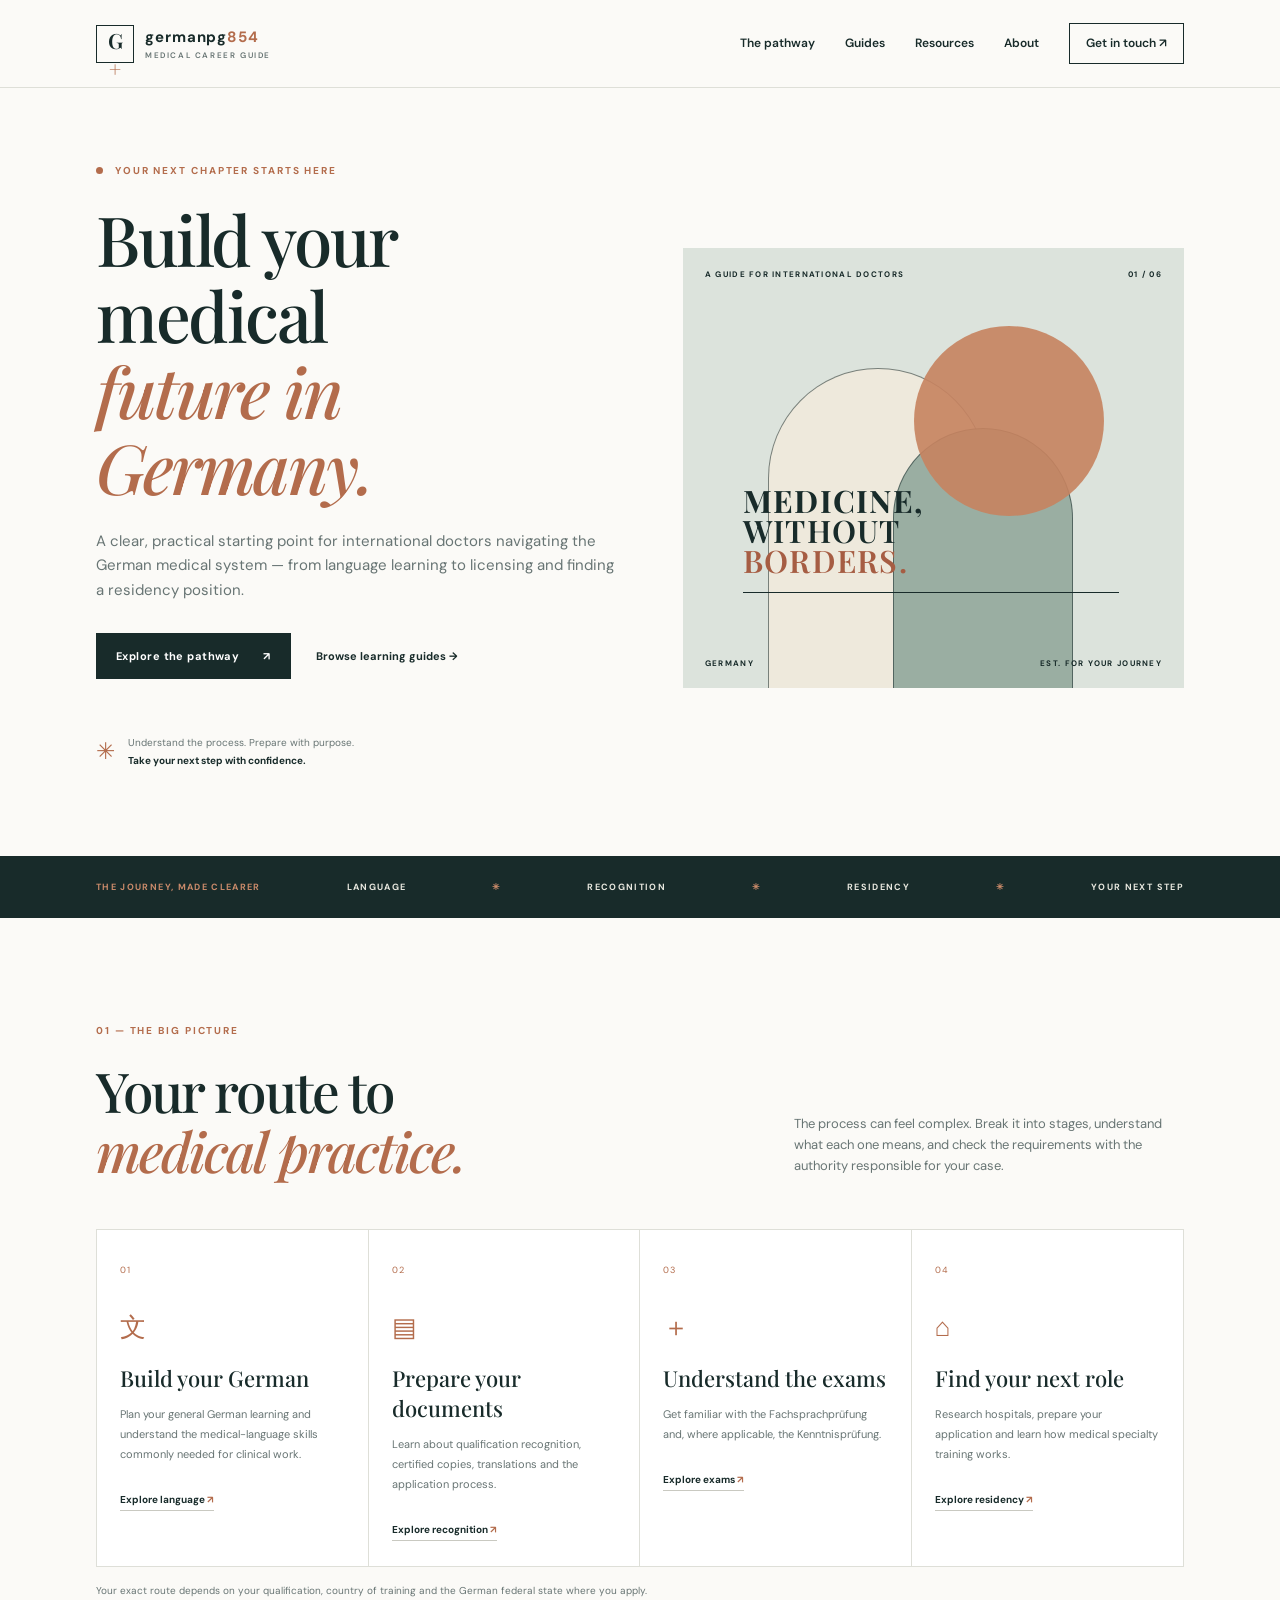
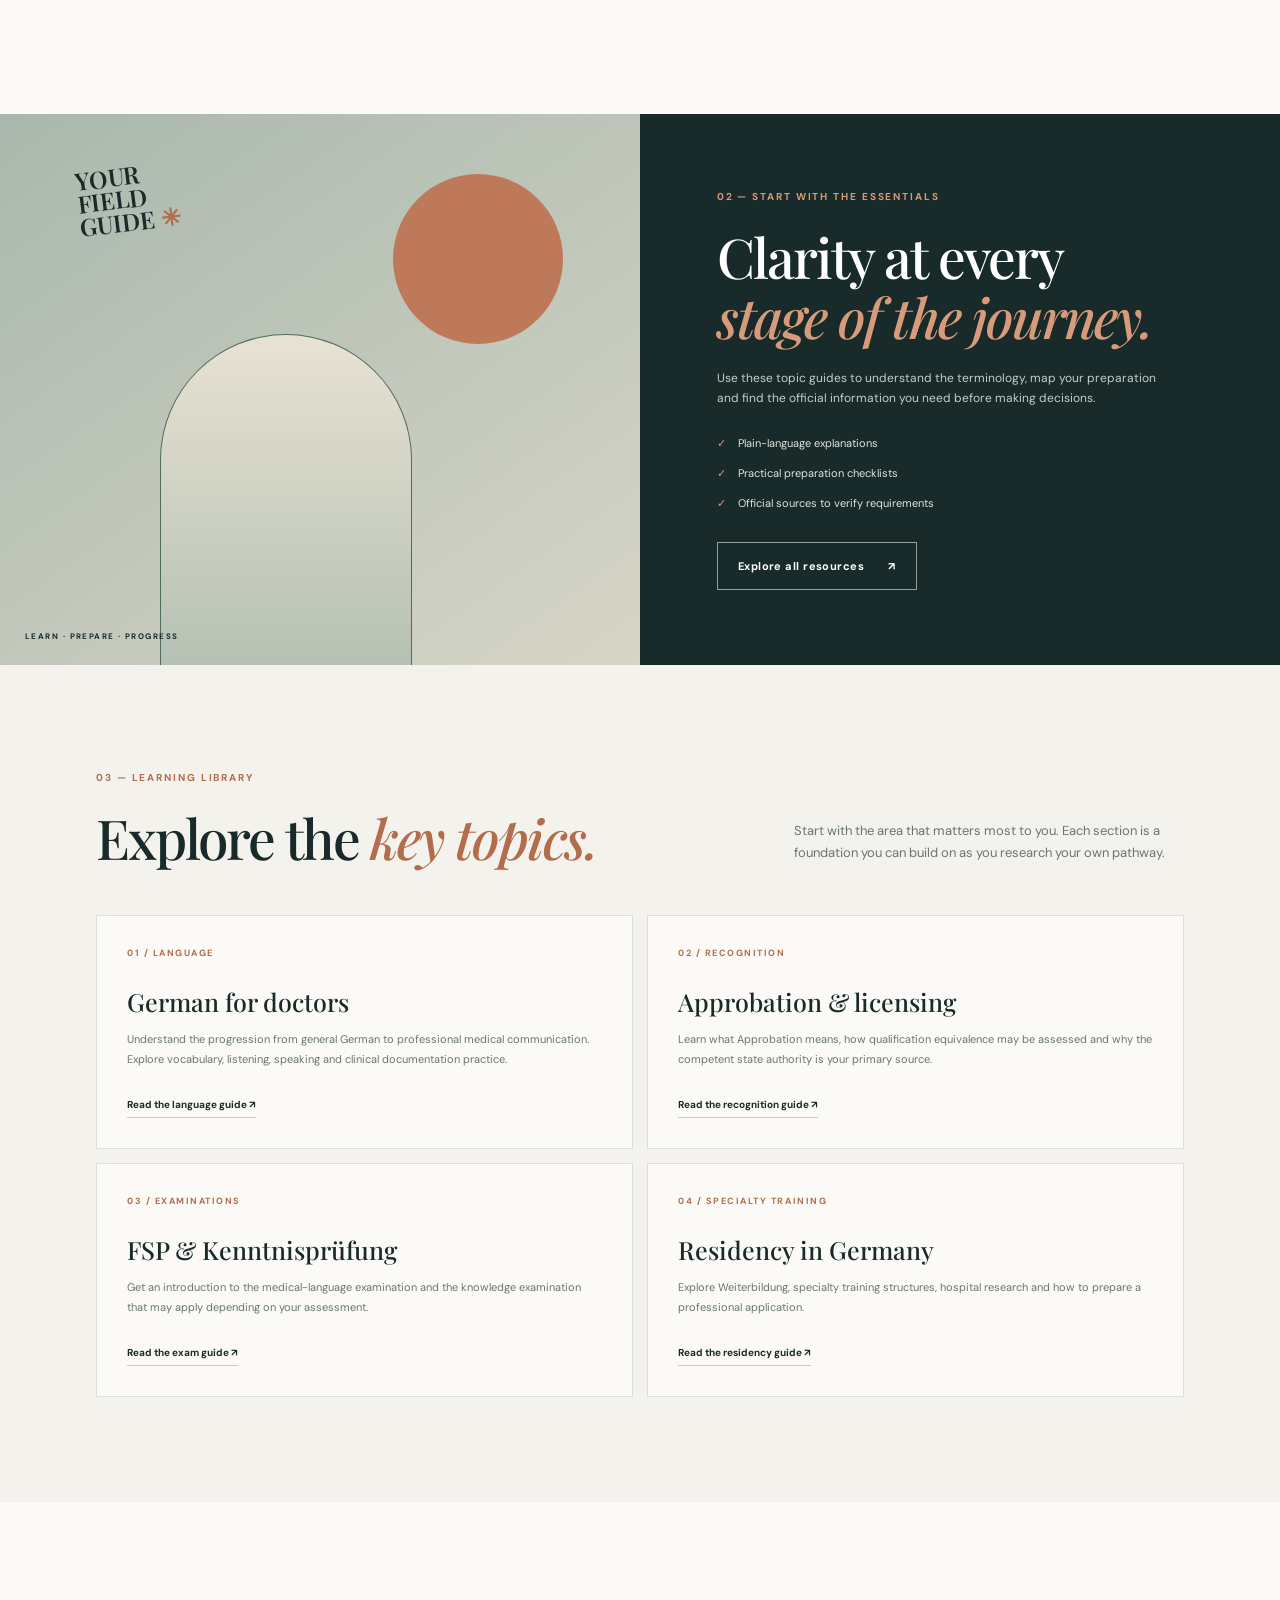
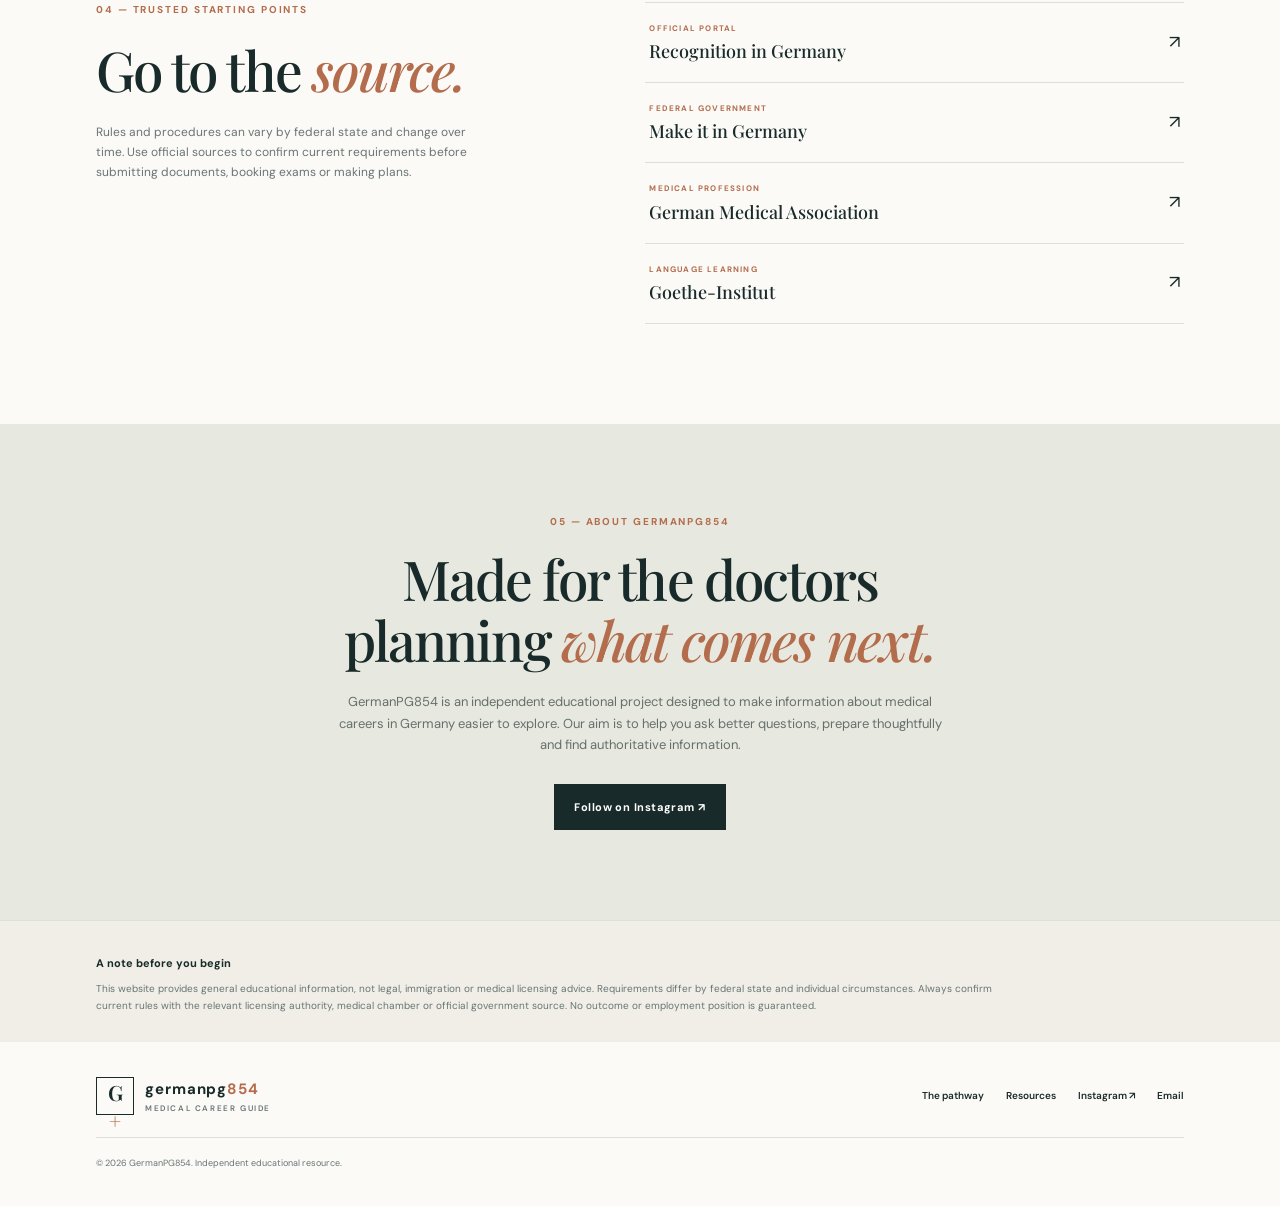
<file: index.html>
<!doctype html>
<html lang="en">
<head>
  <meta charset="utf-8">
  <meta name="viewport" content="width=device-width, initial-scale=1">
  <title>GermanPG854 | Your Medical Career in Germany</title>
  <meta name="description" content="A practical, independent guide for international doctors exploring medical training, recognition and residency pathways in Germany.">
  <meta name="theme-color" content="#142b2a">
  <link rel="canonical" href="https://germanpg854.github.io/">
  <link rel="icon" href="assets/favicon.svg" type="image/svg+xml">
  <link rel="preconnect" href="https://fonts.googleapis.com">
  <link rel="preconnect" href="https://fonts.gstatic.com" crossorigin>
  <link href="https://fonts.googleapis.com/css2?family=DM+Sans:wght@400;500;600;700&family=Playfair+Display:wght@500;600;700&display=swap" rel="stylesheet">
  <link rel="stylesheet" href="styles.css">
</head>
<body>
  <a class="skip-link" href="#main">Skip to content</a>
  <header class="site-header">
    <a class="brand" href="index.html" aria-label="GermanPG854 home">
      <span class="brand-mark">G<span>+</span></span>
      <span class="brand-name">germanpg<span>854</span><small>MEDICAL CAREER GUIDE</small></span>
    </a>
    <button class="menu-toggle" aria-label="Open navigation" aria-expanded="false">☰</button>
    <nav class="main-nav" aria-label="Main navigation">
      <a href="#pathway">The pathway</a><a href="#guides">Guides</a><a href="#resources">Resources</a><a href="#about">About</a>
      <a class="nav-cta" href="mailto:hello@germanpg854.com">Get in touch ↗</a>
    </nav>
  </header>

  <main id="main">
    <section class="hero">
      <div class="hero-copy">
        <p class="eyebrow"><span></span> YOUR NEXT CHAPTER STARTS HERE</p>
        <h1>Build your medical<br><em>future in Germany.</em></h1>
        <p class="hero-intro">A clear, practical starting point for international doctors navigating the German medical system — from language learning to licensing and finding a residency position.</p>
        <div class="hero-actions"><a class="button button-dark" href="#pathway">Explore the pathway <span>↗</span></a><a class="text-link" href="#guides">Browse learning guides <span>→</span></a></div>
        <div class="hero-note"><span class="note-icon">✳</span><span>Understand the process. Prepare with purpose.<br><b>Take your next step with confidence.</b></span></div>
      </div>
      <div class="hero-art" aria-label="Abstract editorial illustration inspired by European architecture">
        <div class="art-top">A GUIDE FOR INTERNATIONAL DOCTORS <span>01 / 06</span></div>
        <div class="arch arch-one"></div><div class="arch arch-two"></div>
        <div class="art-sun"></div><div class="art-line"></div>
        <div class="art-caption"><b>MEDICINE,</b><br>WITHOUT<br><i>BORDERS.</i></div>
        <div class="art-bottom"><span>GERMANY</span><span>EST. FOR YOUR JOURNEY</span></div>
      </div>
    </section>

    <section class="trust-strip"><span>THE JOURNEY, MADE CLEARER</span><span>LANGUAGE</span><i>✳</i><span>RECOGNITION</span><i>✳</i><span>RESIDENCY</span><i>✳</i><span>YOUR NEXT STEP</span></section>

    <section class="section pathway-section" id="pathway">
      <div class="section-heading"><div><p class="eyebrow">01 — THE BIG PICTURE</p><h2>Your route to<br><em>medical practice.</em></h2></div><p class="section-summary">The process can feel complex. Break it into stages, understand what each one means, and check the requirements with the authority responsible for your case.</p></div>
      <div class="pathway-grid">
        <article class="path-card"><span class="card-number">01</span><div class="card-icon">文</div><h3>Build your German</h3><p>Plan your general German learning and understand the medical-language skills commonly needed for clinical work.</p><a href="language.html">Explore language <span>↗</span></a></article>
        <article class="path-card"><span class="card-number">02</span><div class="card-icon">▤</div><h3>Prepare your documents</h3><p>Learn about qualification recognition, certified copies, translations and the application process.</p><a href="approbation.html">Explore recognition <span>↗</span></a></article>
        <article class="path-card"><span class="card-number">03</span><div class="card-icon">＋</div><h3>Understand the exams</h3><p>Get familiar with the Fachsprachprüfung and, where applicable, the Kenntnisprüfung.</p><a href="exams.html">Explore exams <span>↗</span></a></article>
        <article class="path-card"><span class="card-number">04</span><div class="card-icon">⌂</div><h3>Find your next role</h3><p>Research hospitals, prepare your application and learn how medical specialty training works.</p><a href="residency.html">Explore residency <span>↗</span></a></article>
      </div>
      <p class="small-print">Your exact route depends on your qualification, country of training and the German federal state where you apply.</p>
    </section>

    <section class="feature-section" id="guides">
      <div class="feature-image"><div class="feature-stamp">YOUR<br>FIELD<br>GUIDE <span>✳</span></div><div class="feature-image-label">LEARN · PREPARE · PROGRESS</div></div>
      <div class="feature-copy"><p class="eyebrow">02 — START WITH THE ESSENTIALS</p><h2>Clarity at every<br><em>stage of the journey.</em></h2><p>Use these topic guides to understand the terminology, map your preparation and find the official information you need before making decisions.</p><ul class="check-list"><li>Plain-language explanations</li><li>Practical preparation checklists</li><li>Official sources to verify requirements</li></ul><a class="button button-light" href="#resources">Explore all resources <span>↗</span></a></div>
    </section>

    <section class="section topic-section">
      <div class="section-heading"><div><p class="eyebrow">03 — LEARNING LIBRARY</p><h2>Explore the <em>key topics.</em></h2></div><p class="section-summary">Start with the area that matters most to you. Each section is a foundation you can build on as you research your own pathway.</p></div>
      <div class="topic-grid">
        <article class="topic-card" ><div class="topic-meta">01 / LANGUAGE</div><h3>German for doctors</h3><p>Understand the progression from general German to professional medical communication. Explore vocabulary, listening, speaking and clinical documentation practice.</p><a href="language.html">Read the language guide ↗</a></article>
        <article class="topic-card" ><div class="topic-meta">02 / RECOGNITION</div><h3>Approbation & licensing</h3><p>Learn what Approbation means, how qualification equivalence may be assessed and why the competent state authority is your primary source.</p><a href="approbation.html">Read the recognition guide ↗</a></article>
        <article class="topic-card" ><div class="topic-meta">03 / EXAMINATIONS</div><h3>FSP & Kenntnisprüfung</h3><p>Get an introduction to the medical-language examination and the knowledge examination that may apply depending on your assessment.</p><a href="exams.html">Read the exam guide ↗</a></article>
        <article class="topic-card" ><div class="topic-meta">04 / SPECIALTY TRAINING</div><h3>Residency in Germany</h3><p>Explore Weiterbildung, specialty training structures, hospital research and how to prepare a professional application.</p><a href="residency.html">Read the residency guide ↗</a></article>
      </div>
    </section>

    <section class="official-section" id="resources">
      <div class="official-copy"><p class="eyebrow">04 — TRUSTED STARTING POINTS</p><h2>Go to the <em>source.</em></h2><p>Rules and procedures can vary by federal state and change over time. Use official sources to confirm current requirements before submitting documents, booking exams or making plans.</p></div>
      <div class="resource-list">
        <a href="https://www.anerkennung-in-deutschland.de/html/en/" target="_blank" rel="noopener"><span><small>OFFICIAL PORTAL</small><b>Recognition in Germany</b></span><span>↗</span></a>
        <a href="https://www.make-it-in-germany.com/en/" target="_blank" rel="noopener"><span><small>FEDERAL GOVERNMENT</small><b>Make it in Germany</b></span><span>↗</span></a>
        <a href="https://www.bundesaerztekammer.de/" target="_blank" rel="noopener"><span><small>MEDICAL PROFESSION</small><b>German Medical Association</b></span><span>↗</span></a>
        <a href="https://www.goethe.de/en/" target="_blank" rel="noopener"><span><small>LANGUAGE LEARNING</small><b>Goethe-Institut</b></span><span>↗</span></a>
      </div>
    </section>

    <section class="about-section" id="about"><p class="eyebrow">05 — ABOUT GERMANPG854</p><h2>Made for the doctors<br>planning <em>what comes next.</em></h2><p>GermanPG854 is an independent educational project designed to make information about medical careers in Germany easier to explore. Our aim is to help you ask better questions, prepare thoughtfully and find authoritative information.</p><a class="button button-dark" href="https://www.instagram.com/germanpg854/" target="_blank" rel="noopener">Follow on Instagram ↗</a></section>

    <section class="disclaimer"><b>A note before you begin</b><p>This website provides general educational information, not legal, immigration or medical licensing advice. Requirements differ by federal state and individual circumstances. Always confirm current rules with the relevant licensing authority, medical chamber or official government source. No outcome or employment position is guaranteed.</p></section>
  </main>

  <footer class="site-footer"><a class="brand footer-brand" href="index.html"><span class="brand-mark">G<span>+</span></span><span class="brand-name">germanpg<span>854</span><small>MEDICAL CAREER GUIDE</small></span></a><div class="footer-links"><a href="#pathway">The pathway</a><a href="#resources">Resources</a><a href="https://www.instagram.com/germanpg854/" target="_blank" rel="noopener">Instagram ↗</a><a href="mailto:hello@germanpg854.com">Email</a></div><p>© <span id="year"></span> GermanPG854. Independent educational resource.</p></footer>
  <script src="script.js"></script>
</body>
</html>
</file>
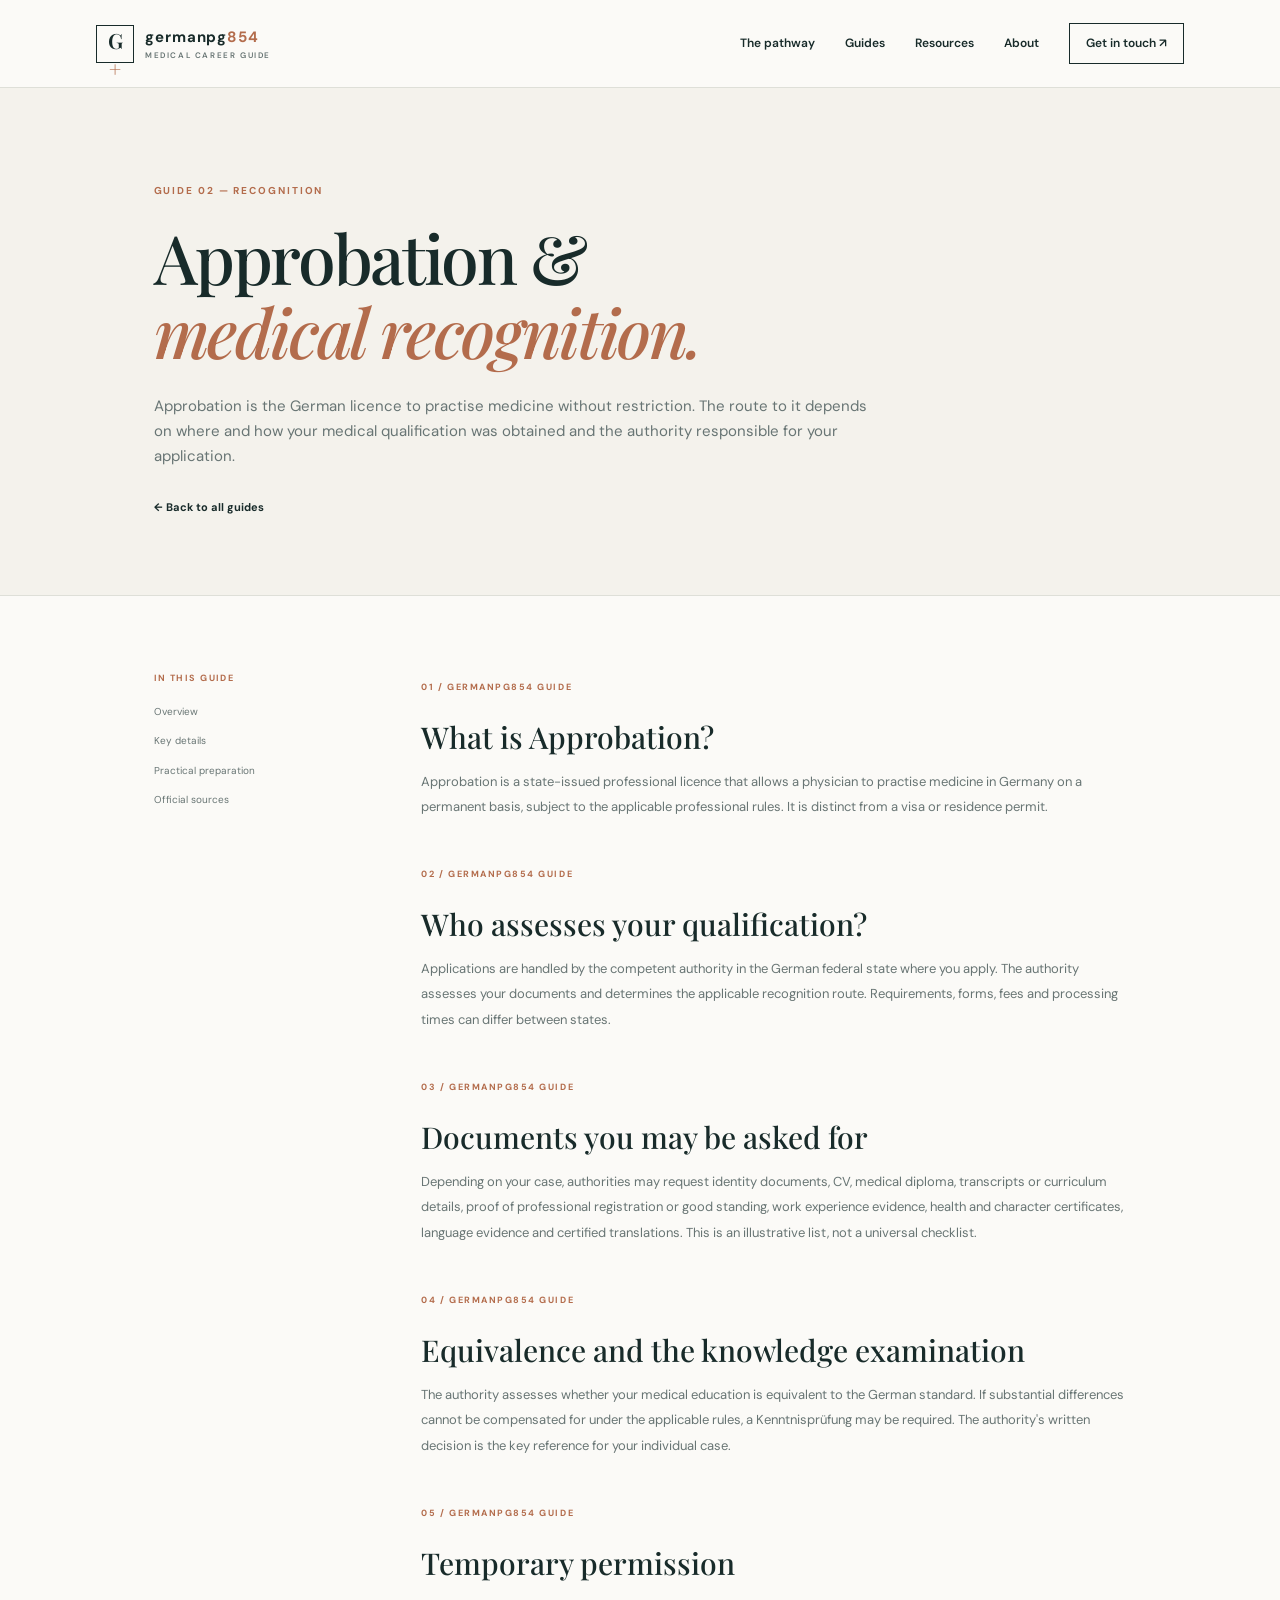
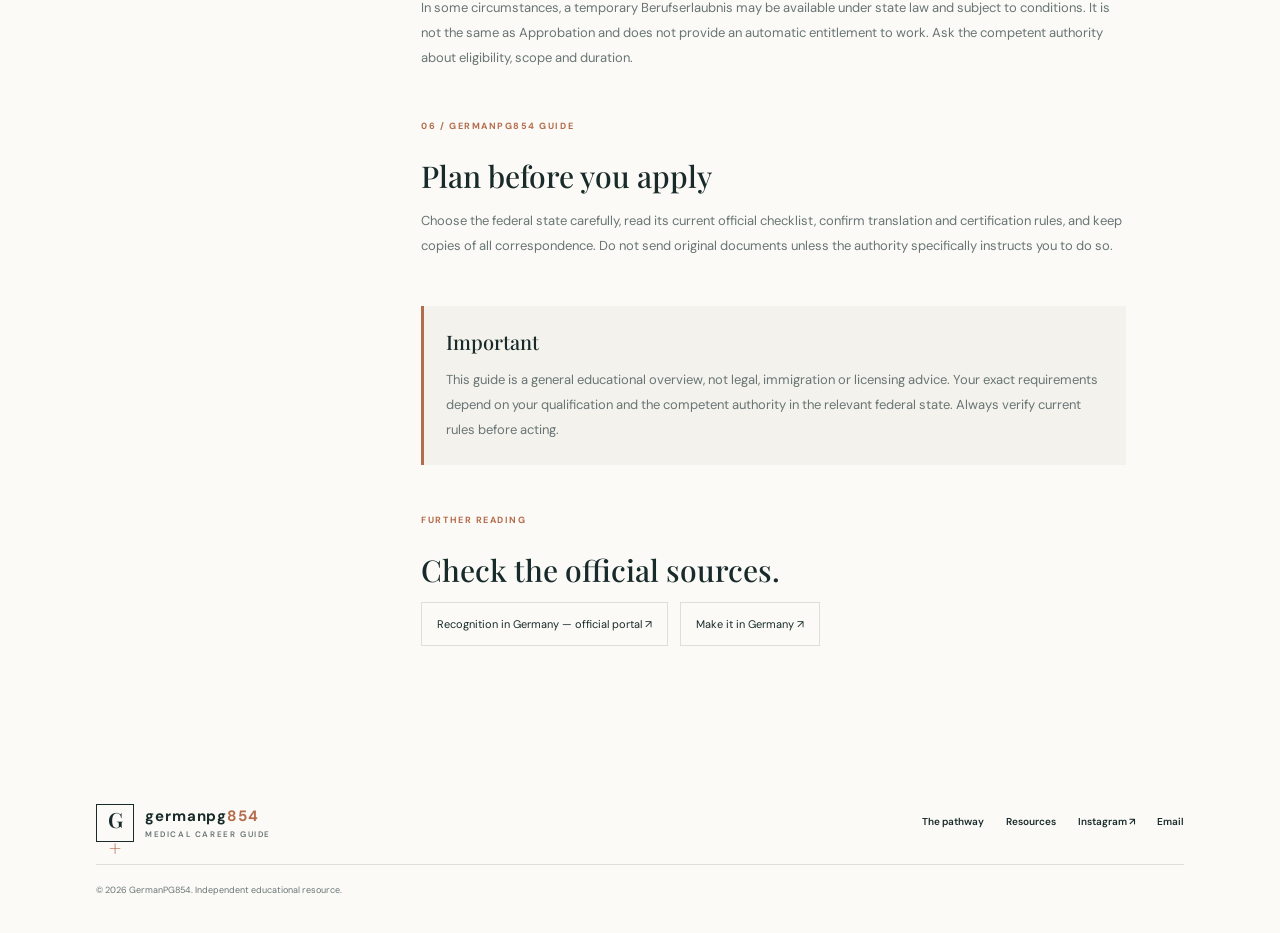
<file: approbation.html>
<!doctype html>
<html lang="en"><head><meta charset="utf-8"><meta name="viewport" content="width=device-width, initial-scale=1">
<meta name="theme-color" content="#142b2a"><link rel="icon" href="assets/favicon.svg" type="image/svg+xml">
<link rel="preconnect" href="https://fonts.googleapis.com"><link rel="preconnect" href="https://fonts.gstatic.com" crossorigin>
<link href="https://fonts.googleapis.com/css2?family=DM+Sans:wght@400;500;600;700&family=Playfair+Display:wght@500;600;700&display=swap" rel="stylesheet"><link rel="stylesheet" href="styles.css">
</head><body><header class="site-header"><a class="brand" href="index.html"><span class="brand-mark">G<span>+</span></span><span class="brand-name">germanpg<span>854</span><small>MEDICAL CAREER GUIDE</small></span></a><button class="menu-toggle" aria-label="Open navigation" aria-expanded="false">☰</button><nav class="main-nav"><a href="index.html#pathway">The pathway</a><a href="index.html#guides">Guides</a><a href="index.html#resources">Resources</a><a href="index.html#about">About</a><a class="nav-cta" href="mailto:hello@germanpg854.com">Get in touch ↗</a></nav></header><main id="main">
<title>Approbation & Medical Licensing in Germany | GermanPG854</title><meta name="description" content="An introduction to medical qualification recognition and Approbation for international doctors considering Germany."><section class="article-hero"><p class="eyebrow">GUIDE 02 — RECOGNITION</p><h1>Approbation &<br><em>medical recognition.</em></h1><p class="article-intro">Approbation is the German licence to practise medicine without restriction. The route to it depends on where and how your medical qualification was obtained and the authority responsible for your application.</p><a class="text-link" href="index.html#guides">← Back to all guides</a></section>
<section class="article-body"><aside class="article-aside"><b>IN THIS GUIDE</b><a href="#section-1">Overview</a><a href="#section-2">Key details</a><a href="#section-3">Practical preparation</a><a href="#official">Official sources</a></aside><div class="article-content"><section id="section-1"><p class="topic-meta">01 / GERMANPG854 GUIDE</p><h2>What is Approbation?</h2><p>Approbation is a state-issued professional licence that allows a physician to practise medicine in Germany on a permanent basis, subject to the applicable professional rules. It is distinct from a visa or residence permit.</p></section><section id="section-2"><p class="topic-meta">02 / GERMANPG854 GUIDE</p><h2>Who assesses your qualification?</h2><p>Applications are handled by the competent authority in the German federal state where you apply. The authority assesses your documents and determines the applicable recognition route. Requirements, forms, fees and processing times can differ between states.</p></section><section id="section-3"><p class="topic-meta">03 / GERMANPG854 GUIDE</p><h2>Documents you may be asked for</h2><p>Depending on your case, authorities may request identity documents, CV, medical diploma, transcripts or curriculum details, proof of professional registration or good standing, work experience evidence, health and character certificates, language evidence and certified translations. This is an illustrative list, not a universal checklist.</p></section><section id="section-4"><p class="topic-meta">04 / GERMANPG854 GUIDE</p><h2>Equivalence and the knowledge examination</h2><p>The authority assesses whether your medical education is equivalent to the German standard. If substantial differences cannot be compensated for under the applicable rules, a Kenntnisprüfung may be required. The authority's written decision is the key reference for your individual case.</p></section><section id="section-5"><p class="topic-meta">05 / GERMANPG854 GUIDE</p><h2>Temporary permission</h2><p>In some circumstances, a temporary Berufserlaubnis may be available under state law and subject to conditions. It is not the same as Approbation and does not provide an automatic entitlement to work. Ask the competent authority about eligibility, scope and duration.</p></section><section id="section-6"><p class="topic-meta">06 / GERMANPG854 GUIDE</p><h2>Plan before you apply</h2><p>Choose the federal state carefully, read its current official checklist, confirm translation and certification rules, and keep copies of all correspondence. Do not send original documents unless the authority specifically instructs you to do so.</p></section><section class="article-callout"><b>Important</b><p>This guide is a general educational overview, not legal, immigration or licensing advice. Your exact requirements depend on your qualification and the competent authority in the relevant federal state. Always verify current rules before acting.</p></section><section id="official"><p class="topic-meta">FURTHER READING</p><h2>Check the official sources.</h2><div class="article-links"><a href="https://www.anerkennung-in-deutschland.de/html/en/" target="_blank" rel="noopener">Recognition in Germany — official portal ↗</a><a href="https://www.make-it-in-germany.com/en/" target="_blank" rel="noopener">Make it in Germany ↗</a></div></section></div></section></main><footer class="site-footer"><a class="brand footer-brand" href="index.html"><span class="brand-mark">G<span>+</span></span><span class="brand-name">germanpg<span>854</span><small>MEDICAL CAREER GUIDE</small></span></a><div class="footer-links"><a href="index.html#pathway">The pathway</a><a href="index.html#resources">Resources</a><a href="https://www.instagram.com/germanpg854/" target="_blank" rel="noopener">Instagram ↗</a><a href="mailto:hello@germanpg854.com">Email</a></div><p>© <span id="year"></span> GermanPG854. Independent educational resource.</p></footer><script src="script.js"></script></body></html>
</file>
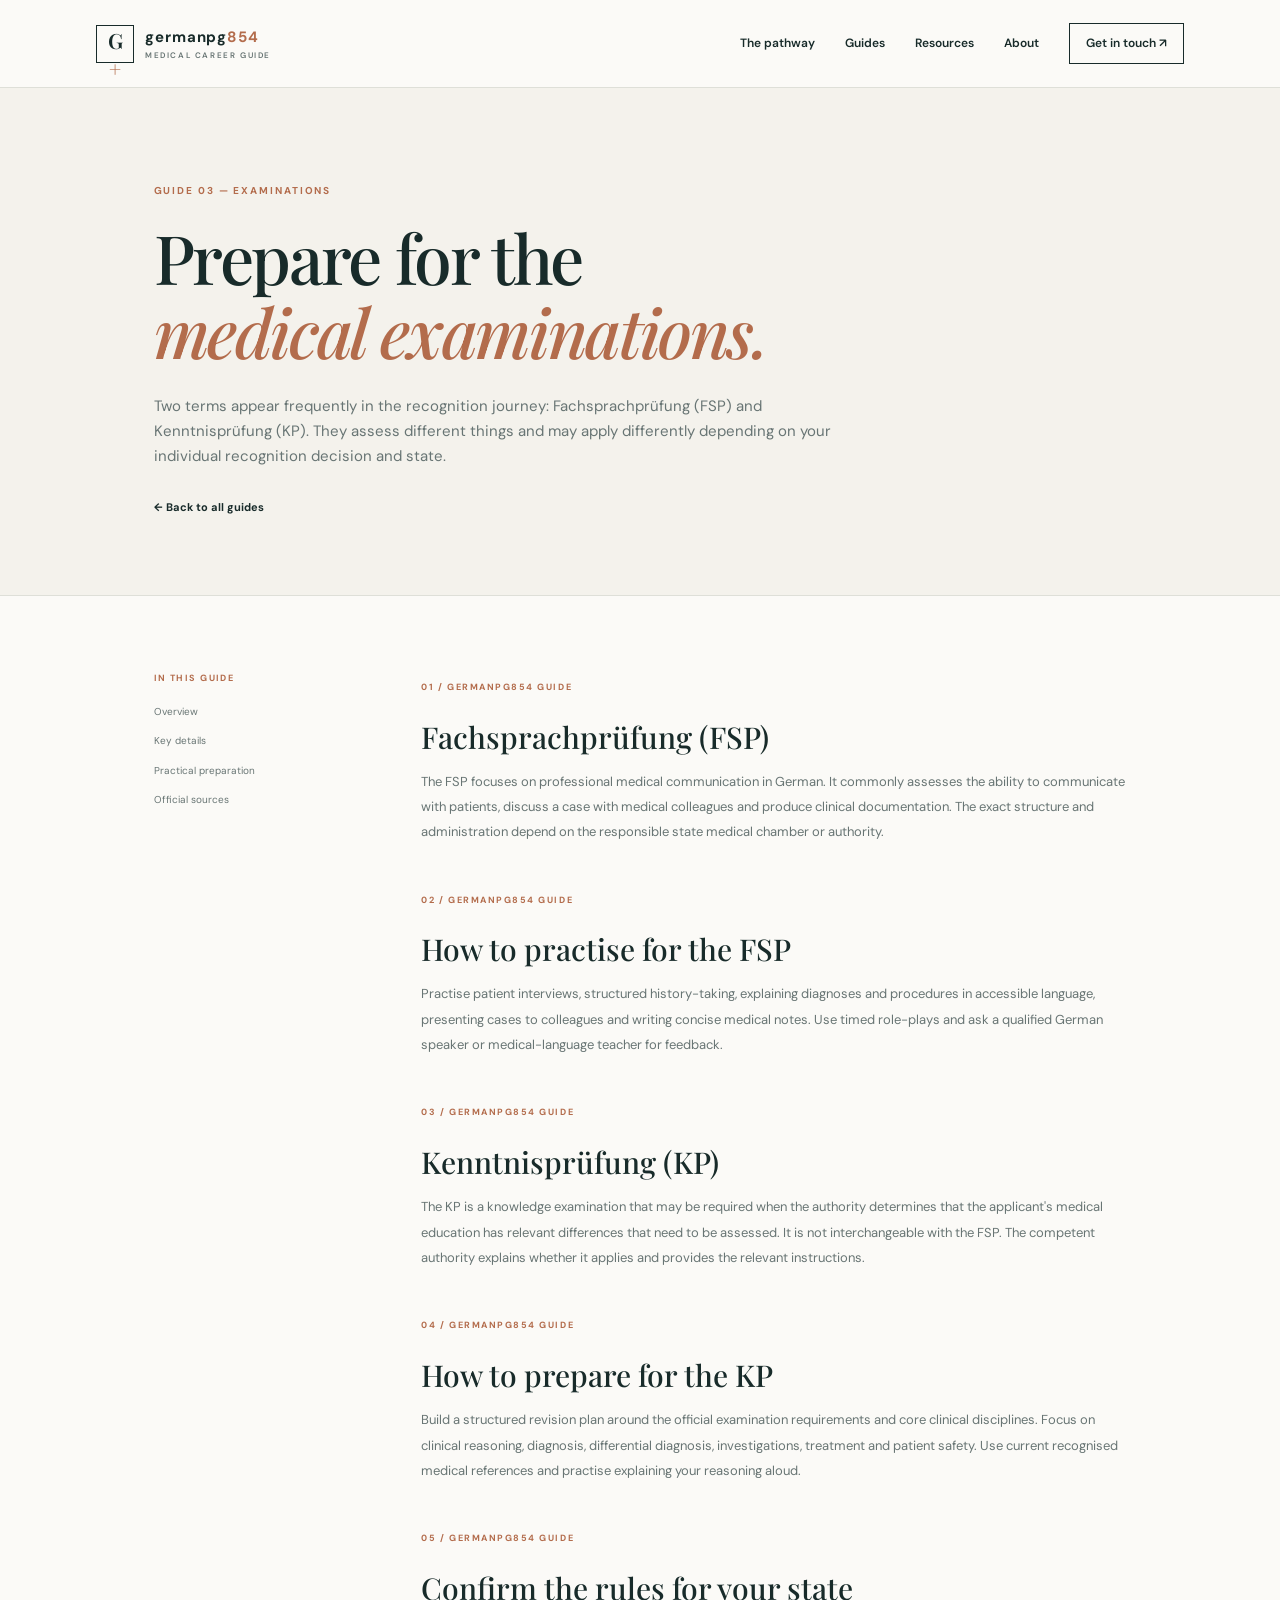
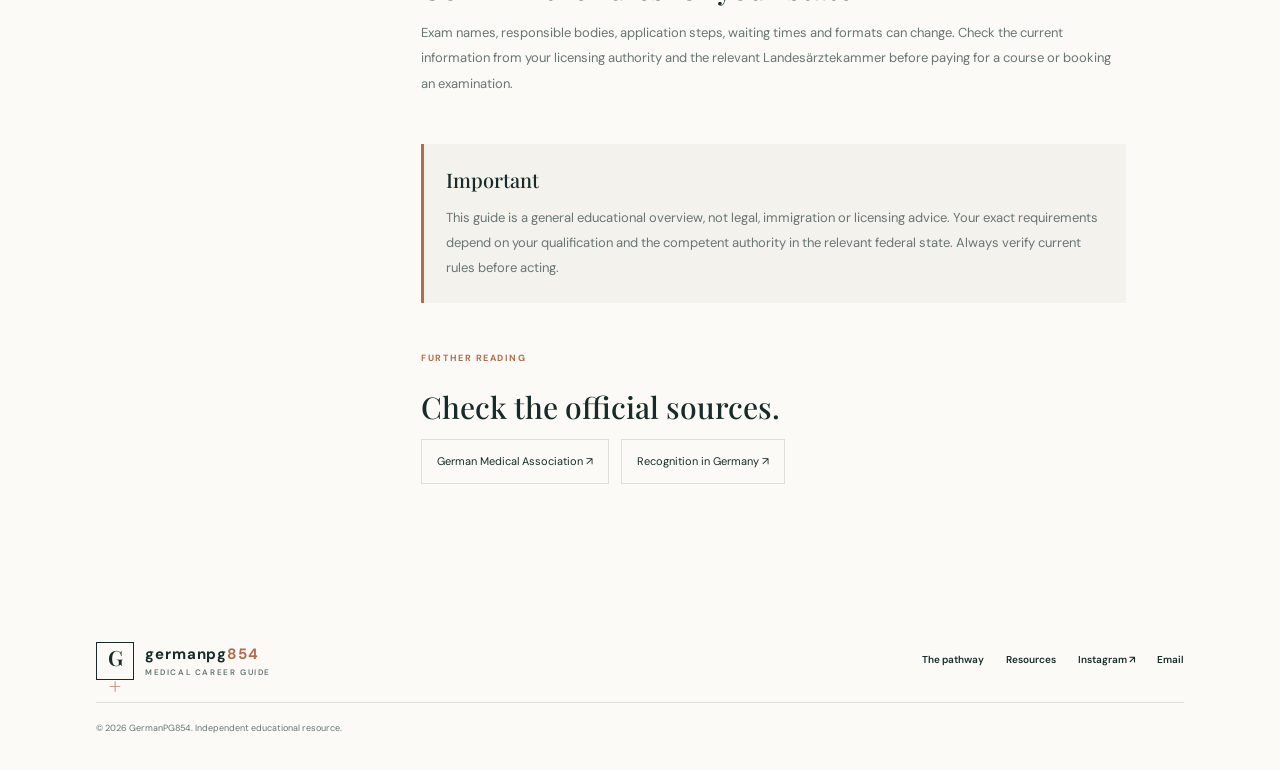
<file: exams.html>
<!doctype html>
<html lang="en"><head><meta charset="utf-8"><meta name="viewport" content="width=device-width, initial-scale=1">
<meta name="theme-color" content="#142b2a"><link rel="icon" href="assets/favicon.svg" type="image/svg+xml">
<link rel="preconnect" href="https://fonts.googleapis.com"><link rel="preconnect" href="https://fonts.gstatic.com" crossorigin>
<link href="https://fonts.googleapis.com/css2?family=DM+Sans:wght@400;500;600;700&family=Playfair+Display:wght@500;600;700&display=swap" rel="stylesheet"><link rel="stylesheet" href="styles.css">
</head><body><header class="site-header"><a class="brand" href="index.html"><span class="brand-mark">G<span>+</span></span><span class="brand-name">germanpg<span>854</span><small>MEDICAL CAREER GUIDE</small></span></a><button class="menu-toggle" aria-label="Open navigation" aria-expanded="false">☰</button><nav class="main-nav"><a href="index.html#pathway">The pathway</a><a href="index.html#guides">Guides</a><a href="index.html#resources">Resources</a><a href="index.html#about">About</a><a class="nav-cta" href="mailto:hello@germanpg854.com">Get in touch ↗</a></nav></header><main id="main">
<title>FSP & Kenntnisprüfung Guide for Doctors | GermanPG854</title><meta name="description" content="An introduction to the Fachsprachprüfung and Kenntnisprüfung for international medical graduates in Germany."><section class="article-hero"><p class="eyebrow">GUIDE 03 — EXAMINATIONS</p><h1>Prepare for the<br><em>medical examinations.</em></h1><p class="article-intro">Two terms appear frequently in the recognition journey: Fachsprachprüfung (FSP) and Kenntnisprüfung (KP). They assess different things and may apply differently depending on your individual recognition decision and state.</p><a class="text-link" href="index.html#guides">← Back to all guides</a></section>
<section class="article-body"><aside class="article-aside"><b>IN THIS GUIDE</b><a href="#section-1">Overview</a><a href="#section-2">Key details</a><a href="#section-3">Practical preparation</a><a href="#official">Official sources</a></aside><div class="article-content"><section id="section-1"><p class="topic-meta">01 / GERMANPG854 GUIDE</p><h2>Fachsprachprüfung (FSP)</h2><p>The FSP focuses on professional medical communication in German. It commonly assesses the ability to communicate with patients, discuss a case with medical colleagues and produce clinical documentation. The exact structure and administration depend on the responsible state medical chamber or authority.</p></section><section id="section-2"><p class="topic-meta">02 / GERMANPG854 GUIDE</p><h2>How to practise for the FSP</h2><p>Practise patient interviews, structured history-taking, explaining diagnoses and procedures in accessible language, presenting cases to colleagues and writing concise medical notes. Use timed role-plays and ask a qualified German speaker or medical-language teacher for feedback.</p></section><section id="section-3"><p class="topic-meta">03 / GERMANPG854 GUIDE</p><h2>Kenntnisprüfung (KP)</h2><p>The KP is a knowledge examination that may be required when the authority determines that the applicant's medical education has relevant differences that need to be assessed. It is not interchangeable with the FSP. The competent authority explains whether it applies and provides the relevant instructions.</p></section><section id="section-4"><p class="topic-meta">04 / GERMANPG854 GUIDE</p><h2>How to prepare for the KP</h2><p>Build a structured revision plan around the official examination requirements and core clinical disciplines. Focus on clinical reasoning, diagnosis, differential diagnosis, investigations, treatment and patient safety. Use current recognised medical references and practise explaining your reasoning aloud.</p></section><section id="section-5"><p class="topic-meta">05 / GERMANPG854 GUIDE</p><h2>Confirm the rules for your state</h2><p>Exam names, responsible bodies, application steps, waiting times and formats can change. Check the current information from your licensing authority and the relevant Landesärztekammer before paying for a course or booking an examination.</p></section><section class="article-callout"><b>Important</b><p>This guide is a general educational overview, not legal, immigration or licensing advice. Your exact requirements depend on your qualification and the competent authority in the relevant federal state. Always verify current rules before acting.</p></section><section id="official"><p class="topic-meta">FURTHER READING</p><h2>Check the official sources.</h2><div class="article-links"><a href="https://www.bundesaerztekammer.de/" target="_blank" rel="noopener">German Medical Association ↗</a><a href="https://www.anerkennung-in-deutschland.de/html/en/" target="_blank" rel="noopener">Recognition in Germany ↗</a></div></section></div></section></main><footer class="site-footer"><a class="brand footer-brand" href="index.html"><span class="brand-mark">G<span>+</span></span><span class="brand-name">germanpg<span>854</span><small>MEDICAL CAREER GUIDE</small></span></a><div class="footer-links"><a href="index.html#pathway">The pathway</a><a href="index.html#resources">Resources</a><a href="https://www.instagram.com/germanpg854/" target="_blank" rel="noopener">Instagram ↗</a><a href="mailto:hello@germanpg854.com">Email</a></div><p>© <span id="year"></span> GermanPG854. Independent educational resource.</p></footer><script src="script.js"></script></body></html>
</file>
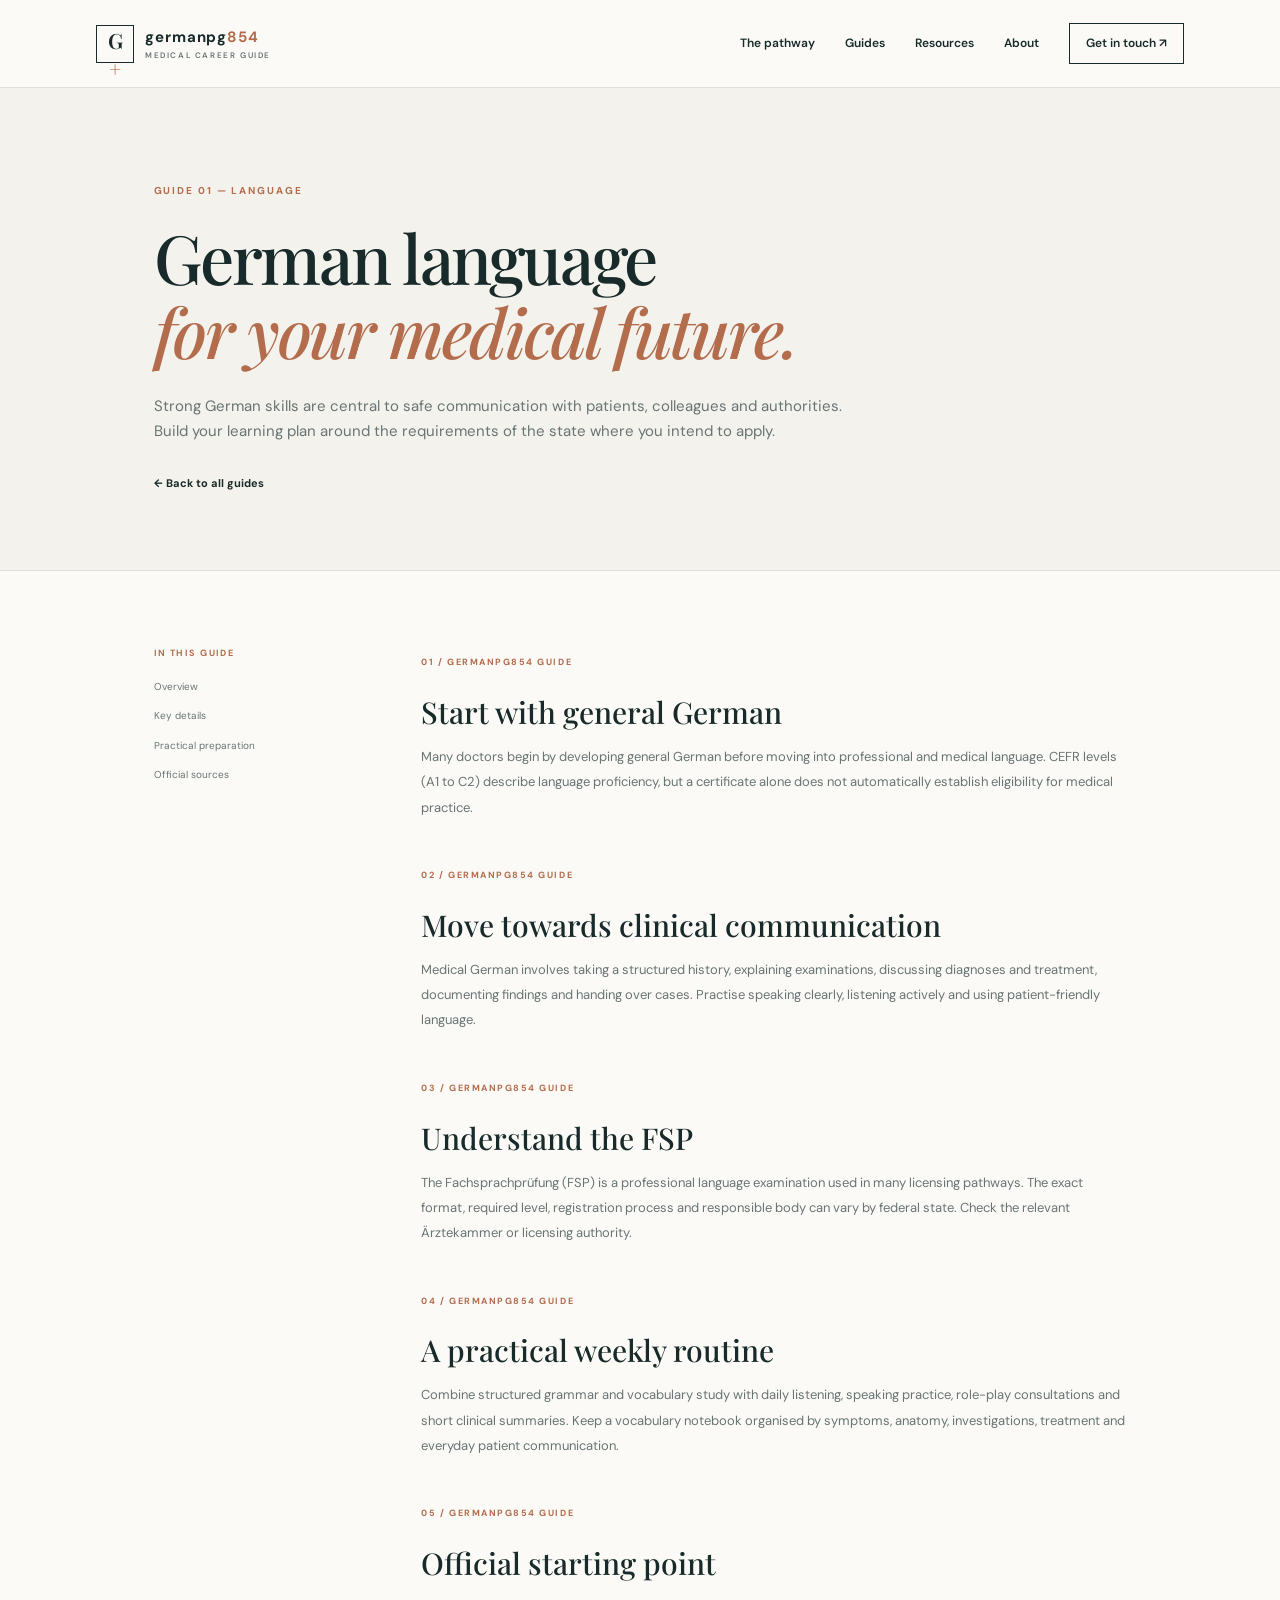
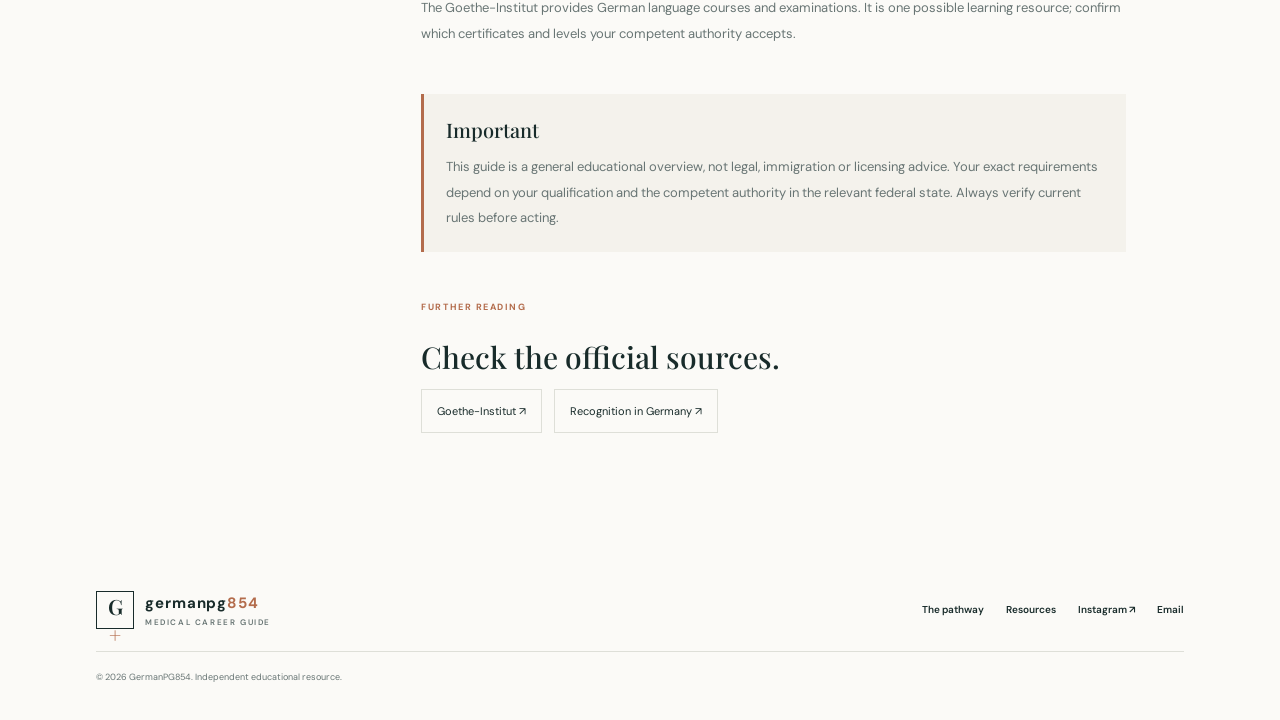
<file: language.html>
<!doctype html>
<html lang="en"><head><meta charset="utf-8"><meta name="viewport" content="width=device-width, initial-scale=1">
<meta name="theme-color" content="#142b2a"><link rel="icon" href="assets/favicon.svg" type="image/svg+xml">
<link rel="preconnect" href="https://fonts.googleapis.com"><link rel="preconnect" href="https://fonts.gstatic.com" crossorigin>
<link href="https://fonts.googleapis.com/css2?family=DM+Sans:wght@400;500;600;700&family=Playfair+Display:wght@500;600;700&display=swap" rel="stylesheet"><link rel="stylesheet" href="styles.css">
</head><body><header class="site-header"><a class="brand" href="index.html"><span class="brand-mark">G<span>+</span></span><span class="brand-name">germanpg<span>854</span><small>MEDICAL CAREER GUIDE</small></span></a><button class="menu-toggle" aria-label="Open navigation" aria-expanded="false">☰</button><nav class="main-nav"><a href="index.html#pathway">The pathway</a><a href="index.html#guides">Guides</a><a href="index.html#resources">Resources</a><a href="index.html#about">About</a><a class="nav-cta" href="mailto:hello@germanpg854.com">Get in touch ↗</a></nav></header><main id="main">
<title>German Language for Doctors in Germany | GermanPG854</title><meta name="description" content="A practical overview of German language learning for international doctors, including general German, medical communication and preparation."><section class="article-hero"><p class="eyebrow">GUIDE 01 — LANGUAGE</p><h1>German language<br><em>for your medical future.</em></h1><p class="article-intro">Strong German skills are central to safe communication with patients, colleagues and authorities. Build your learning plan around the requirements of the state where you intend to apply.</p><a class="text-link" href="index.html#guides">← Back to all guides</a></section>
<section class="article-body"><aside class="article-aside"><b>IN THIS GUIDE</b><a href="#section-1">Overview</a><a href="#section-2">Key details</a><a href="#section-3">Practical preparation</a><a href="#official">Official sources</a></aside><div class="article-content"><section id="section-1"><p class="topic-meta">01 / GERMANPG854 GUIDE</p><h2>Start with general German</h2><p>Many doctors begin by developing general German before moving into professional and medical language. CEFR levels (A1 to C2) describe language proficiency, but a certificate alone does not automatically establish eligibility for medical practice.</p></section><section id="section-2"><p class="topic-meta">02 / GERMANPG854 GUIDE</p><h2>Move towards clinical communication</h2><p>Medical German involves taking a structured history, explaining examinations, discussing diagnoses and treatment, documenting findings and handing over cases. Practise speaking clearly, listening actively and using patient-friendly language.</p></section><section id="section-3"><p class="topic-meta">03 / GERMANPG854 GUIDE</p><h2>Understand the FSP</h2><p>The Fachsprachprüfung (FSP) is a professional language examination used in many licensing pathways. The exact format, required level, registration process and responsible body can vary by federal state. Check the relevant Ärztekammer or licensing authority.</p></section><section id="section-4"><p class="topic-meta">04 / GERMANPG854 GUIDE</p><h2>A practical weekly routine</h2><p>Combine structured grammar and vocabulary study with daily listening, speaking practice, role-play consultations and short clinical summaries. Keep a vocabulary notebook organised by symptoms, anatomy, investigations, treatment and everyday patient communication.</p></section><section id="section-5"><p class="topic-meta">05 / GERMANPG854 GUIDE</p><h2>Official starting point</h2><p>The Goethe-Institut provides German language courses and examinations. It is one possible learning resource; confirm which certificates and levels your competent authority accepts.</p></section><section class="article-callout"><b>Important</b><p>This guide is a general educational overview, not legal, immigration or licensing advice. Your exact requirements depend on your qualification and the competent authority in the relevant federal state. Always verify current rules before acting.</p></section><section id="official"><p class="topic-meta">FURTHER READING</p><h2>Check the official sources.</h2><div class="article-links"><a href="https://www.goethe.de/en/" target="_blank" rel="noopener">Goethe-Institut ↗</a><a href="https://www.anerkennung-in-deutschland.de/html/en/" target="_blank" rel="noopener">Recognition in Germany ↗</a></div></section></div></section></main><footer class="site-footer"><a class="brand footer-brand" href="index.html"><span class="brand-mark">G<span>+</span></span><span class="brand-name">germanpg<span>854</span><small>MEDICAL CAREER GUIDE</small></span></a><div class="footer-links"><a href="index.html#pathway">The pathway</a><a href="index.html#resources">Resources</a><a href="https://www.instagram.com/germanpg854/" target="_blank" rel="noopener">Instagram ↗</a><a href="mailto:hello@germanpg854.com">Email</a></div><p>© <span id="year"></span> GermanPG854. Independent educational resource.</p></footer><script src="script.js"></script></body></html>
</file>
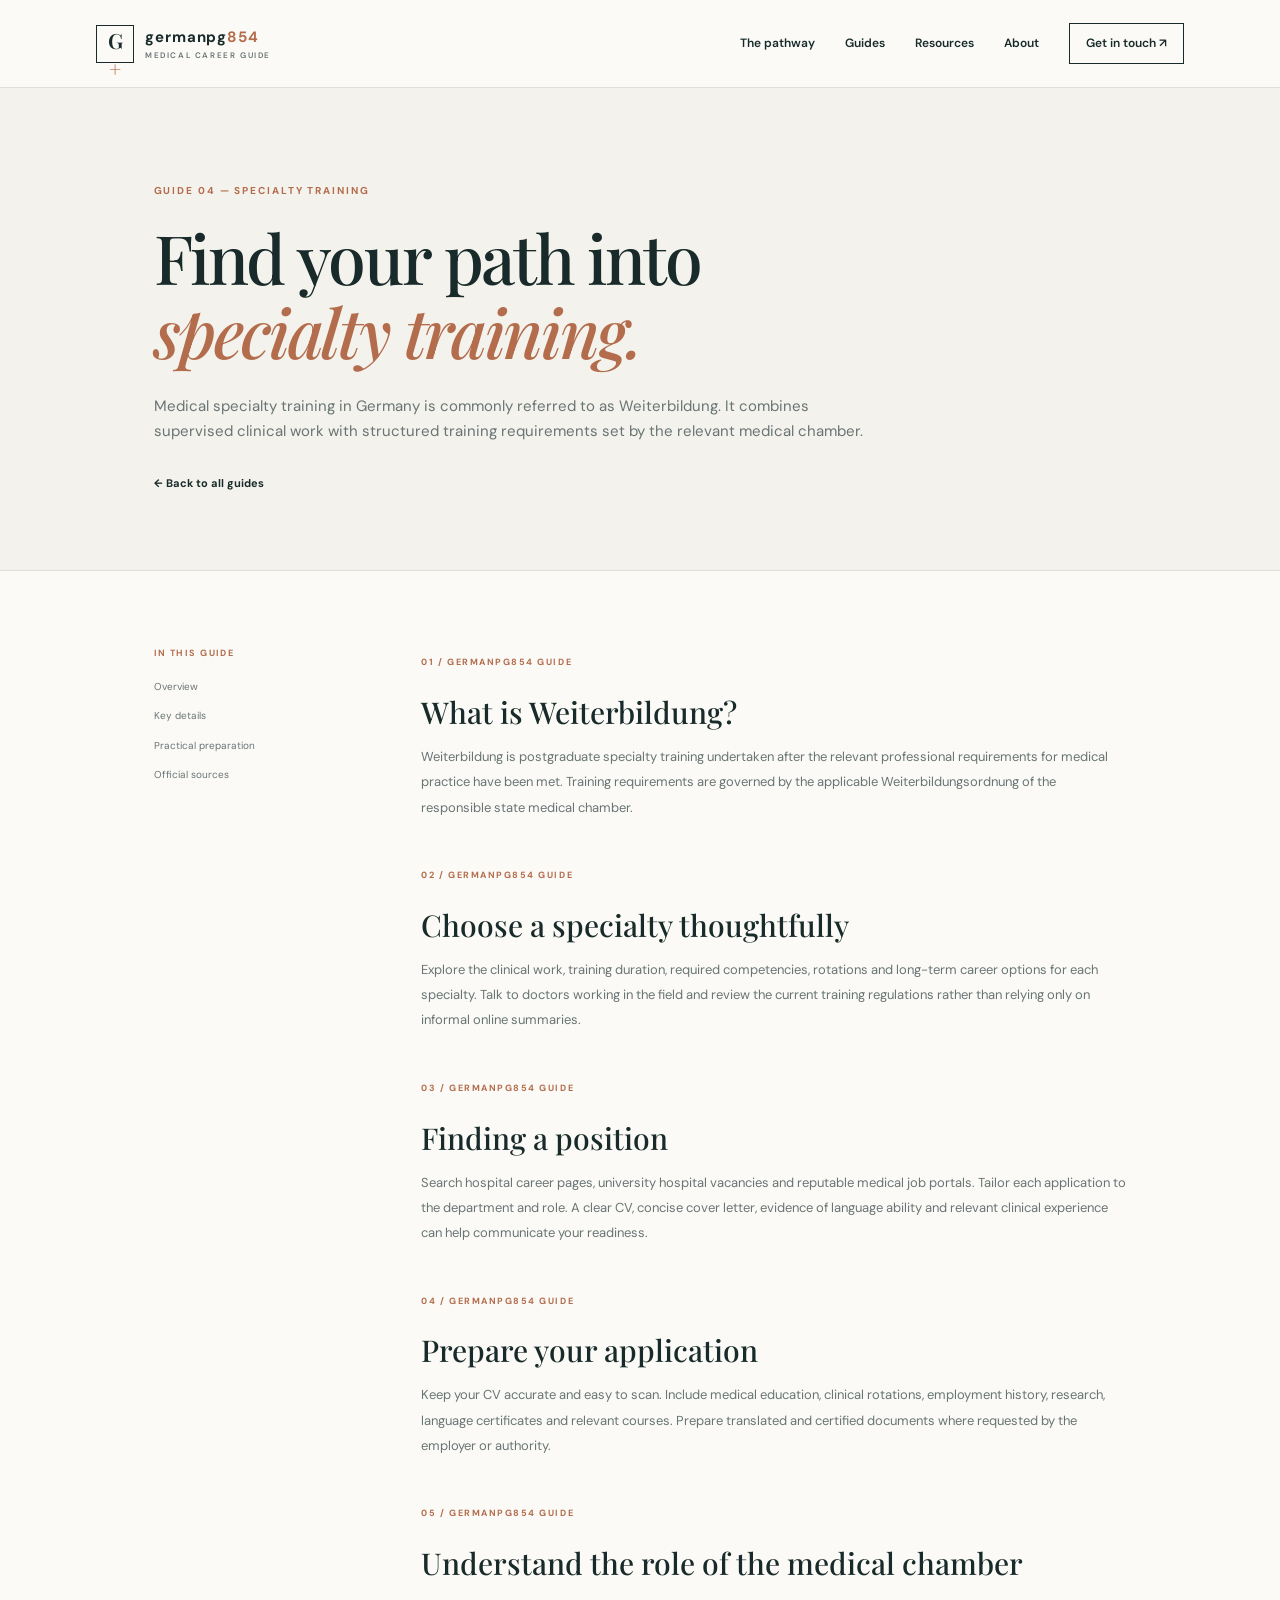
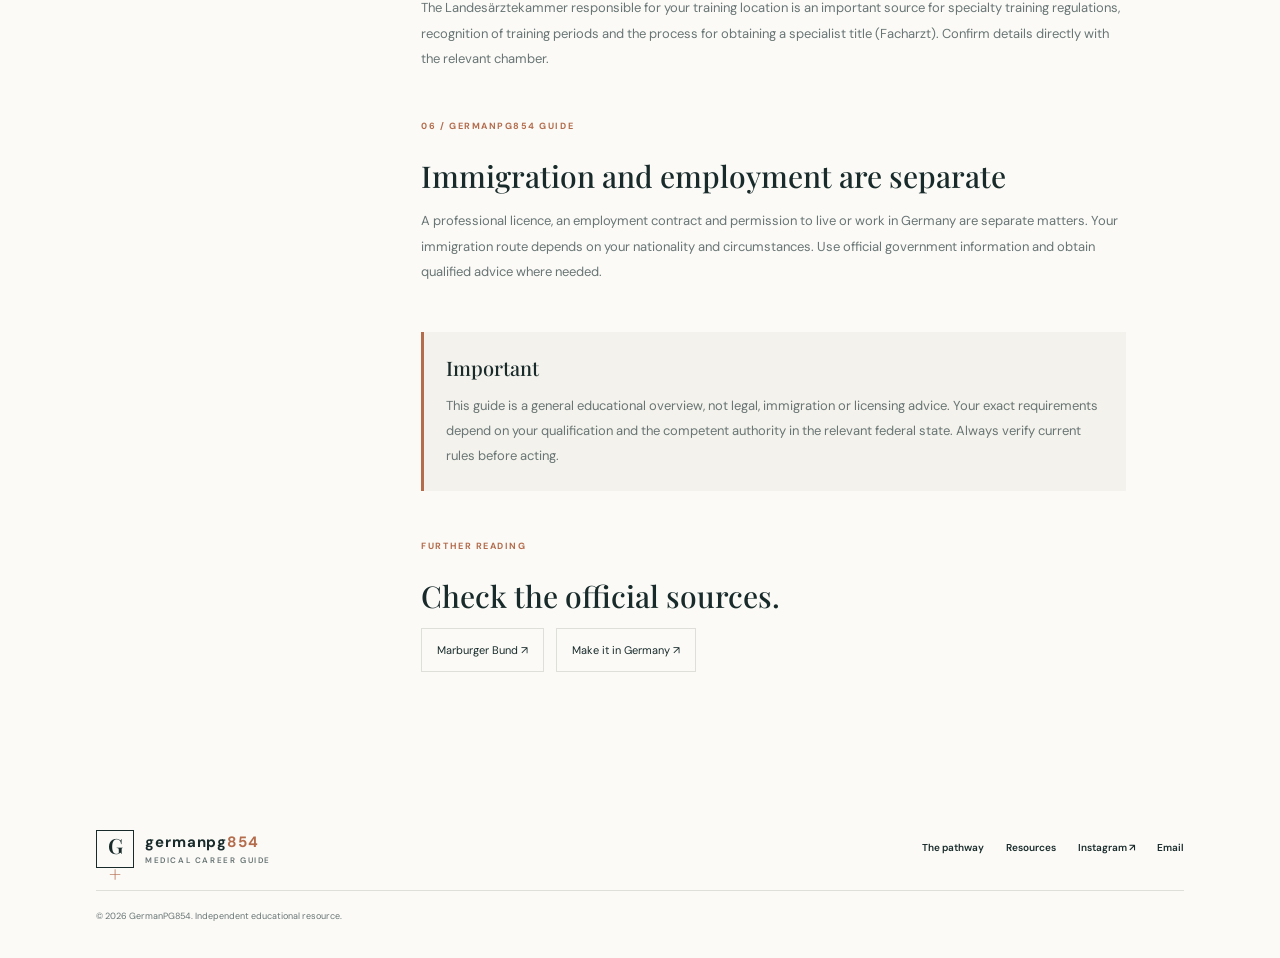
<file: residency.html>
<!doctype html>
<html lang="en"><head><meta charset="utf-8"><meta name="viewport" content="width=device-width, initial-scale=1">
<meta name="theme-color" content="#142b2a"><link rel="icon" href="assets/favicon.svg" type="image/svg+xml">
<link rel="preconnect" href="https://fonts.googleapis.com"><link rel="preconnect" href="https://fonts.gstatic.com" crossorigin>
<link href="https://fonts.googleapis.com/css2?family=DM+Sans:wght@400;500;600;700&family=Playfair+Display:wght@500;600;700&display=swap" rel="stylesheet"><link rel="stylesheet" href="styles.css">
</head><body><header class="site-header"><a class="brand" href="index.html"><span class="brand-mark">G<span>+</span></span><span class="brand-name">germanpg<span>854</span><small>MEDICAL CAREER GUIDE</small></span></a><button class="menu-toggle" aria-label="Open navigation" aria-expanded="false">☰</button><nav class="main-nav"><a href="index.html#pathway">The pathway</a><a href="index.html#guides">Guides</a><a href="index.html#resources">Resources</a><a href="index.html#about">About</a><a class="nav-cta" href="mailto:hello@germanpg854.com">Get in touch ↗</a></nav></header><main id="main">
<title>Medical Residency & Facharzt Training in Germany | GermanPG854</title><meta name="description" content="An introduction to medical specialty training (Weiterbildung) and finding residency positions in Germany."><section class="article-hero"><p class="eyebrow">GUIDE 04 — SPECIALTY TRAINING</p><h1>Find your path into<br><em>specialty training.</em></h1><p class="article-intro">Medical specialty training in Germany is commonly referred to as Weiterbildung. It combines supervised clinical work with structured training requirements set by the relevant medical chamber.</p><a class="text-link" href="index.html#guides">← Back to all guides</a></section>
<section class="article-body"><aside class="article-aside"><b>IN THIS GUIDE</b><a href="#section-1">Overview</a><a href="#section-2">Key details</a><a href="#section-3">Practical preparation</a><a href="#official">Official sources</a></aside><div class="article-content"><section id="section-1"><p class="topic-meta">01 / GERMANPG854 GUIDE</p><h2>What is Weiterbildung?</h2><p>Weiterbildung is postgraduate specialty training undertaken after the relevant professional requirements for medical practice have been met. Training requirements are governed by the applicable Weiterbildungsordnung of the responsible state medical chamber.</p></section><section id="section-2"><p class="topic-meta">02 / GERMANPG854 GUIDE</p><h2>Choose a specialty thoughtfully</h2><p>Explore the clinical work, training duration, required competencies, rotations and long-term career options for each specialty. Talk to doctors working in the field and review the current training regulations rather than relying only on informal online summaries.</p></section><section id="section-3"><p class="topic-meta">03 / GERMANPG854 GUIDE</p><h2>Finding a position</h2><p>Search hospital career pages, university hospital vacancies and reputable medical job portals. Tailor each application to the department and role. A clear CV, concise cover letter, evidence of language ability and relevant clinical experience can help communicate your readiness.</p></section><section id="section-4"><p class="topic-meta">04 / GERMANPG854 GUIDE</p><h2>Prepare your application</h2><p>Keep your CV accurate and easy to scan. Include medical education, clinical rotations, employment history, research, language certificates and relevant courses. Prepare translated and certified documents where requested by the employer or authority.</p></section><section id="section-5"><p class="topic-meta">05 / GERMANPG854 GUIDE</p><h2>Understand the role of the medical chamber</h2><p>The Landesärztekammer responsible for your training location is an important source for specialty training regulations, recognition of training periods and the process for obtaining a specialist title (Facharzt). Confirm details directly with the relevant chamber.</p></section><section id="section-6"><p class="topic-meta">06 / GERMANPG854 GUIDE</p><h2>Immigration and employment are separate</h2><p>A professional licence, an employment contract and permission to live or work in Germany are separate matters. Your immigration route depends on your nationality and circumstances. Use official government information and obtain qualified advice where needed.</p></section><section class="article-callout"><b>Important</b><p>This guide is a general educational overview, not legal, immigration or licensing advice. Your exact requirements depend on your qualification and the competent authority in the relevant federal state. Always verify current rules before acting.</p></section><section id="official"><p class="topic-meta">FURTHER READING</p><h2>Check the official sources.</h2><div class="article-links"><a href="https://www.marburger-bund.de/" target="_blank" rel="noopener">Marburger Bund ↗</a><a href="https://www.make-it-in-germany.com/en/" target="_blank" rel="noopener">Make it in Germany ↗</a></div></section></div></section></main><footer class="site-footer"><a class="brand footer-brand" href="index.html"><span class="brand-mark">G<span>+</span></span><span class="brand-name">germanpg<span>854</span><small>MEDICAL CAREER GUIDE</small></span></a><div class="footer-links"><a href="index.html#pathway">The pathway</a><a href="index.html#resources">Resources</a><a href="https://www.instagram.com/germanpg854/" target="_blank" rel="noopener">Instagram ↗</a><a href="mailto:hello@germanpg854.com">Email</a></div><p>© <span id="year"></span> GermanPG854. Independent educational resource.</p></footer><script src="script.js"></script></body></html>
</file>
<file: styles.css>
:root{--ink:#182b2a;--muted:#687574;--cream:#f4f2ec;--paper:#fbfaf7;--line:#dedfd8;--accent:#b36c4c;--serif:"Playfair Display",Georgia,serif;--sans:"DM Sans",Arial,sans-serif}*{box-sizing:border-box}html{scroll-behavior:smooth;scroll-padding-top:90px}body{margin:0;background:var(--paper);color:var(--ink);font-family:var(--sans);line-height:1.65}a{color:inherit}.skip-link{position:absolute;left:-999px;top:0;background:white;padding:10px;z-index:100}.skip-link:focus{left:10px}.site-header{height:88px;padding:0 7.5%;display:flex;align-items:center;justify-content:space-between;border-bottom:1px solid var(--line);background:rgba(251,250,247,.96);position:sticky;top:0;z-index:20;backdrop-filter:blur(12px)}.brand{display:flex;align-items:center;gap:11px;text-decoration:none}.brand-mark{width:38px;height:38px;border:1px solid var(--ink);display:grid;place-items:center;font:600 21px var(--serif)}.brand-mark span{color:var(--accent)}.brand-name{font-size:15px;font-weight:700;letter-spacing:.06em}.brand-name>span{color:var(--accent)}.brand-name small{display:block;font-size:8px;letter-spacing:.2em;color:var(--muted);font-weight:600}.main-nav{display:flex;align-items:center;gap:30px}.main-nav a,.footer-links a{text-decoration:none;font-size:12px;font-weight:600}.main-nav a:hover,.footer-links a:hover{color:var(--accent)}.main-nav .nav-cta{border:1px solid var(--ink);padding:10px 16px}.menu-toggle{display:none;background:none;border:0;font-size:25px;color:var(--ink)}.hero{padding:75px 7.5% 84px;display:grid;grid-template-columns:1.02fr .98fr;gap:6%;align-items:center;min-height:600px}.eyebrow{font-size:10px;font-weight:700;letter-spacing:.19em;color:var(--accent);margin:0 0 20px}.eyebrow span{display:inline-block;width:7px;height:7px;border-radius:50%;background:var(--accent);margin-right:8px}.hero h1,.section h2,.feature-copy h2,.official-copy h2,.about-section h2{font:500 clamp(43px,5.4vw,70px)/1.1 var(--serif);letter-spacing:-.035em;margin:0}.hero h1 em,.section h2 em,.feature-copy h2 em,.official-copy h2 em,.about-section h2 em{color:var(--accent);font-weight:500}.hero-intro{max-width:530px;color:var(--muted);font-size:15px;margin:25px 0 30px}.hero-actions{display:flex;align-items:center;gap:25px;flex-wrap:wrap}.button{display:inline-flex;gap:24px;align-items:center;text-decoration:none;padding:14px 20px;font-size:11px;font-weight:700;letter-spacing:.04em}.button-dark{background:var(--ink);color:white}.button-dark:hover{background:#294443}.button-light{border:1px solid rgba(255,255,255,.55);color:white}.text-link{font-size:11px;font-weight:700;text-decoration:none}.hero-note{display:flex;gap:13px;align-items:center;margin-top:52px;color:var(--muted);font-size:10px;line-height:1.8}.hero-note b{color:var(--ink)}.note-icon{font-size:23px;color:var(--accent)}.hero-art{height:440px;position:relative;overflow:hidden;background:#dce3dc;color:var(--ink);padding:20px}.art-top,.art-bottom{position:absolute;left:22px;right:22px;display:flex;justify-content:space-between;font-size:8px;font-weight:700;letter-spacing:.16em;z-index:4}.art-top{top:20px}.art-bottom{bottom:18px}.art-sun{position:absolute;width:190px;height:190px;border-radius:50%;background:#c78360;top:78px;right:16%;opacity:.9}.arch{position:absolute;bottom:0;border:1px solid rgba(24,43,42,.55);border-bottom:0;border-radius:120px 120px 0 0}.arch-one{height:320px;width:220px;left:17%;background:#eee9dc}.arch-two{height:260px;width:180px;left:42%;background:#9aaea2}.art-line{position:absolute;height:1px;background:var(--ink);width:75%;bottom:95px;left:12%}.art-caption{position:absolute;left:12%;bottom:112px;font:600 31px/.98 var(--serif);letter-spacing:.04em;z-index:3}.art-caption i{color:#a65d43;font-style:normal}.trust-strip{background:var(--ink);color:#e8e8df;min-height:62px;padding:0 7.5%;display:flex;align-items:center;justify-content:space-between;gap:15px;font-size:9px;letter-spacing:.15em;font-weight:700}.trust-strip span:first-child{color:#c98a6a}.trust-strip i{color:#c98a6a;font-style:normal}.section{padding:105px 7.5%}.section-heading{display:flex;justify-content:space-between;align-items:end;gap:40px;margin-bottom:48px}.section h2,.feature-copy h2,.official-copy h2,.about-section h2{font-size:clamp(38px,4.3vw,55px)}.section-summary{max-width:390px;color:var(--muted);font-size:13px;margin:0 0 4px}.pathway-grid{display:grid;grid-template-columns:repeat(4,1fr);border:1px solid var(--line)}.path-card{min-height:290px;padding:25px 23px;border-right:1px solid var(--line);position:relative;background:#fff}.path-card:last-child{border:0}.card-number{font-size:9px;letter-spacing:.15em;color:var(--accent)}.card-icon{font-size:26px;margin:25px 0 14px;color:var(--accent)}.path-card h3,.topic-card h3{font:500 22px var(--serif);margin:0 0 12px}.path-card p,.topic-card p{font-size:11px;color:var(--muted);line-height:1.8;margin:0 0 20px}.path-card a,.topic-card a{font-size:10px;font-weight:700;text-decoration:none;border-bottom:1px solid #c9c9c1;padding-bottom:4px}.path-card a span{color:var(--accent)}.small-print{font-size:10px;color:var(--muted);margin-top:16px}.feature-section{display:grid;grid-template-columns:1fr 1fr;background:var(--ink);color:white;min-height:480px}.feature-image{position:relative;min-height:430px;background:linear-gradient(145deg,#a9b8ac,#d6d5c7);overflow:hidden}.feature-image:before{content:"";position:absolute;width:250px;height:330px;border:1px solid #526b60;border-bottom:0;border-radius:140px 140px 0 0;bottom:0;left:25%;background:linear-gradient(180deg,#e8e2d3,#b5c1b3)}.feature-image:after{content:"";position:absolute;width:170px;height:170px;border-radius:50%;background:#bd795a;right:12%;top:60px}.feature-stamp{position:absolute;z-index:2;top:50px;left:12%;font:600 24px/.95 var(--serif);color:var(--ink);transform:rotate(-7deg)}.feature-stamp span{color:var(--accent)}.feature-image-label{position:absolute;z-index:3;bottom:22px;left:25px;color:var(--ink);font-size:8px;letter-spacing:.18em;font-weight:700}.feature-copy{padding:75px 12%;align-self:center}.feature-copy .eyebrow{color:#d79a7b}.feature-copy h2 em{color:#d79a7b}.feature-copy>p:not(.eyebrow){font-size:12px;color:#c3ceca;max-width:440px;margin:22px 0}.check-list{padding:0;list-style:none;margin:25px 0 30px}.check-list li{font-size:11px;color:#e1e5df;margin:12px 0}.check-list li:before{content:"✓";color:#d79a7b;margin-right:12px}.topic-section{background:var(--cream)}.topic-grid{display:grid;grid-template-columns:repeat(2,1fr);gap:14px}.topic-card{padding:30px;background:var(--paper);border:1px solid var(--line);min-height:220px}.topic-meta{font-size:9px;color:var(--accent);letter-spacing:.17em;font-weight:700;margin-bottom:24px}.topic-card h3{font-size:25px}.topic-card p{max-width:520px}.topic-card a{display:inline-block;margin-top:4px}.official-section{padding:100px 7.5%;display:grid;grid-template-columns:.9fr 1.1fr;gap:10%;align-items:start}.official-copy>p:not(.eyebrow){font-size:12px;color:var(--muted);max-width:400px;margin-top:24px}.resource-list{border-top:1px solid var(--line)}.resource-list a{display:flex;justify-content:space-between;align-items:center;padding:19px 4px;border-bottom:1px solid var(--line);text-decoration:none}.resource-list a>span:first-child{display:flex;flex-direction:column;gap:4px}.resource-list small{font-size:8px;letter-spacing:.15em;color:var(--accent);font-weight:700}.resource-list b{font:500 18px var(--serif)}.resource-list a>span:last-child{font-size:18px}.about-section{background:#e7e8df;text-align:center;padding:90px 20px}.about-section .eyebrow{margin-bottom:18px}.about-section>p:not(.eyebrow){max-width:610px;margin:22px auto 28px;color:#65706c;font-size:13px}.disclaimer{padding:28px 7.5%;background:#f0eee7;border-top:1px solid var(--line)}.disclaimer b{font-size:11px}.disclaimer p{font-size:10px;color:var(--muted);max-width:900px;margin:6px 0 0}.site-footer{padding:35px 7.5%;display:grid;grid-template-columns:1fr auto;gap:22px;align-items:center}.footer-brand{width:max-content}.footer-links{display:flex;gap:22px}.footer-links a{font-size:10px}.site-footer>p{grid-column:1/-1;font-size:9px;color:var(--muted);margin:0;border-top:1px solid var(--line);padding-top:18px}
@media(max-width:900px){.site-header{padding:0 5%}.main-nav{gap:16px}.hero{padding:60px 5%;gap:4%}.hero-art{height:390px}.section,.official-section{padding:75px 5%}.pathway-grid{grid-template-columns:repeat(2,1fr)}.path-card:nth-child(2){border-right:0}.path-card:nth-child(-n+2){border-bottom:1px solid var(--line)}.feature-copy{padding:60px 9%}.trust-strip{padding:0 5%;font-size:8px}}
@media(max-width:650px){.site-header{height:72px}.menu-toggle{display:block}.main-nav{display:none;position:absolute;top:71px;left:0;right:0;padding:20px 6%;background:var(--paper);border-bottom:1px solid var(--line);flex-direction:column;align-items:flex-start;gap:18px}.main-nav.open{display:flex}.hero{grid-template-columns:1fr;padding:58px 6% 55px;gap:42px}.hero h1{font-size:49px}.hero-art{height:350px}.trust-strip{flex-wrap:wrap;justify-content:center;padding:15px 5%;gap:9px 14px}.trust-strip span:first-child{width:100%;text-align:center}.section{padding:72px 6%}.section-heading{display:block;margin-bottom:32px}.section-summary{margin-top:20px}.pathway-grid{grid-template-columns:1fr}.path-card{border-right:0;border-bottom:1px solid var(--line);min-height:250px}.path-card:nth-child(2){border-bottom:1px solid var(--line)}.path-card:last-child{border-bottom:0}.feature-section{grid-template-columns:1fr}.feature-image{min-height:330px}.feature-copy{padding:55px 7%}.topic-grid{grid-template-columns:1fr}.official-section{grid-template-columns:1fr;gap:35px;padding:75px 6%}.about-section{padding:75px 7%}.site-footer{grid-template-columns:1fr;padding:30px 6%}.footer-links{flex-wrap:wrap;gap:14px 20px}.site-footer>p{grid-column:auto}}
@media(prefers-reduced-motion:reduce){html{scroll-behavior:auto}}

.article-hero{padding:95px 12% 75px;background:var(--cream);border-bottom:1px solid var(--line)}.article-hero h1{font:500 clamp(42px,5.5vw,68px)/1.1 var(--serif);letter-spacing:-.035em;margin:0;max-width:850px}.article-hero h1 em{color:var(--accent);font-weight:500}.article-intro{max-width:720px;color:var(--muted);font-size:15px;margin:25px 0}.article-body{padding:75px 12%;display:grid;grid-template-columns:190px 1fr;gap:8%}.article-aside{position:sticky;top:115px;align-self:start;display:flex;flex-direction:column;gap:13px}.article-aside b{font-size:9px;letter-spacing:.16em;color:var(--accent);margin-bottom:5px}.article-aside a{font-size:10px;text-decoration:none;color:var(--muted)}.article-aside a:hover{color:var(--accent)}.article-content section{margin-bottom:48px;scroll-margin-top:110px}.article-content h2{font:500 30px/1.2 var(--serif);margin:0 0 14px}.article-content section>p:not(.topic-meta){font-size:13px;color:var(--muted);line-height:1.95;margin:0}.article-callout{padding:22px;background:var(--cream);border-left:3px solid var(--accent)}.article-callout b{font:500 20px var(--serif)}.article-callout p{margin-top:8px!important}.article-links{display:flex;flex-wrap:wrap;gap:12px}.article-links a{font-size:11px;text-decoration:none;border:1px solid var(--line);padding:12px 15px}.article-links a:hover{border-color:var(--accent)}@media(max-width:650px){.article-hero{padding:65px 6%}.article-body{padding:55px 6%;grid-template-columns:1fr;gap:35px}.article-aside{position:static;flex-direction:row;flex-wrap:wrap}.article-aside b{width:100%}.article-content h2{font-size:26px}}
</file>
